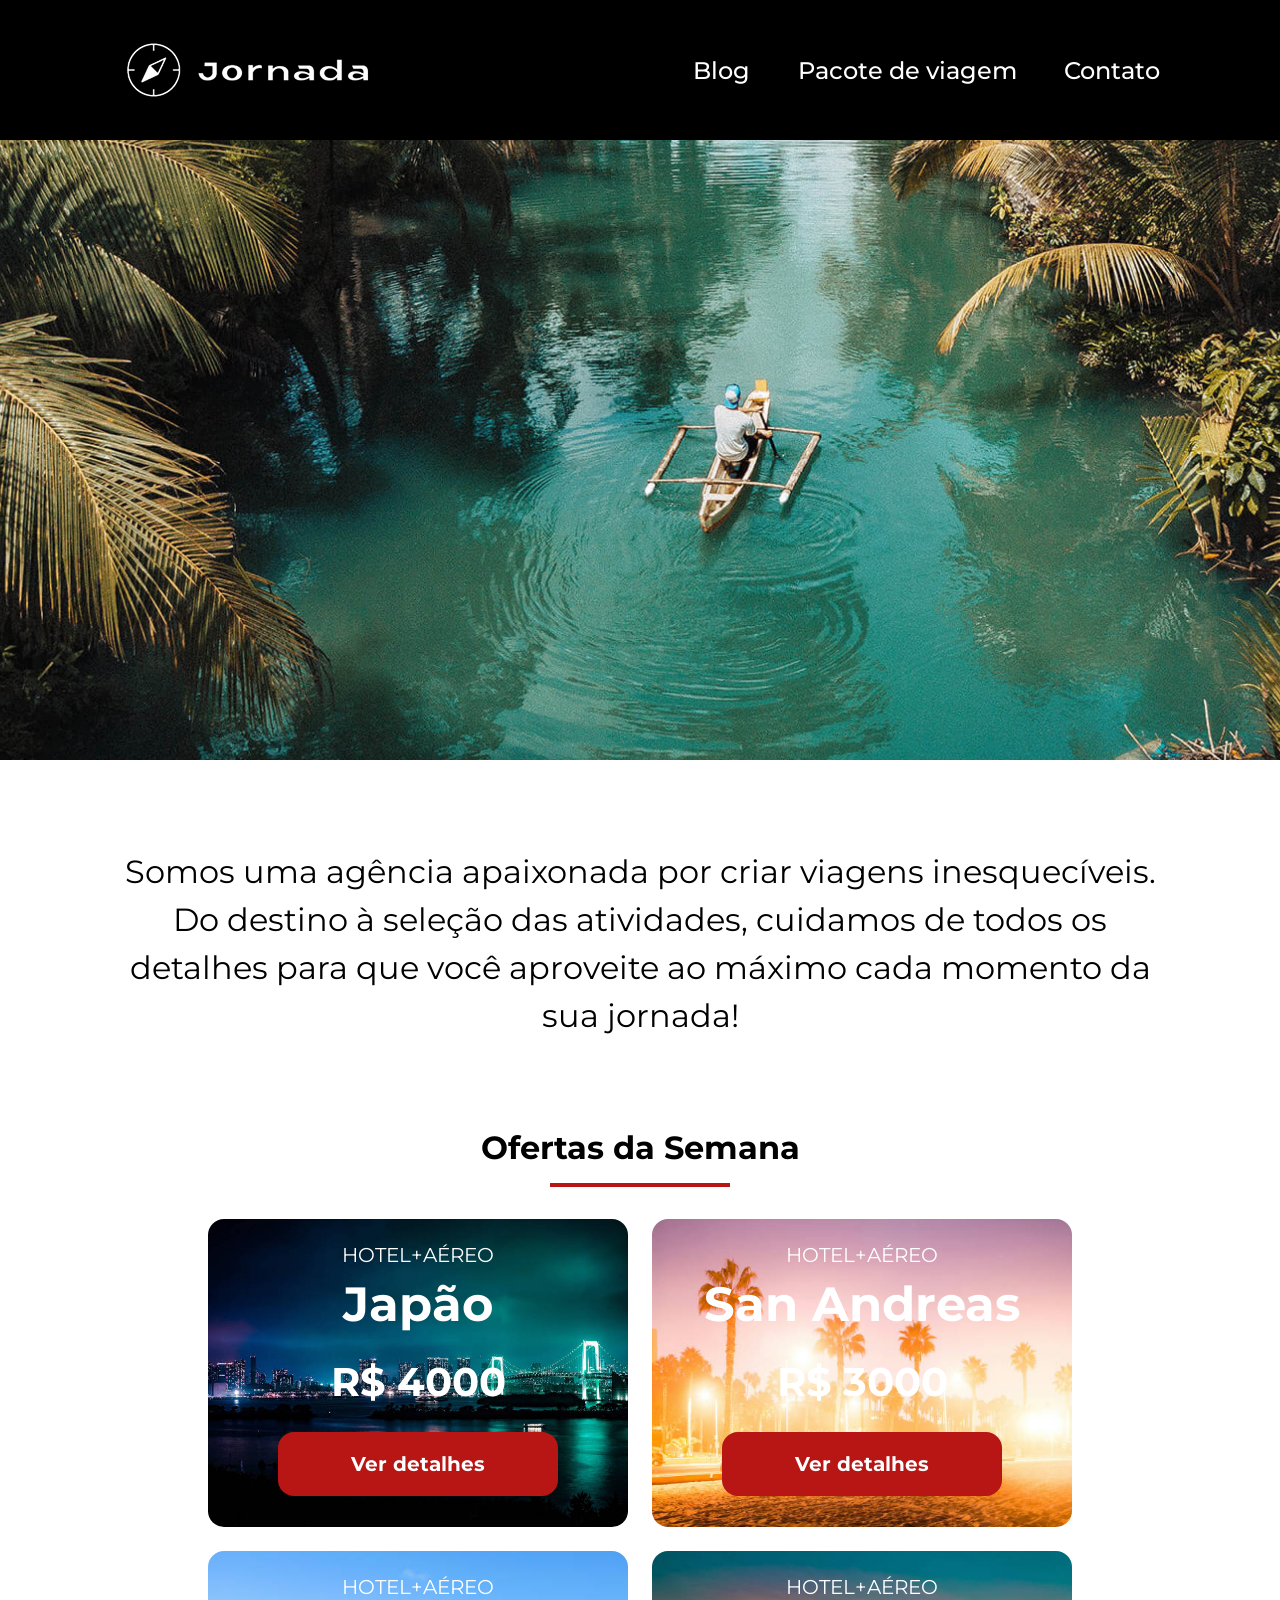
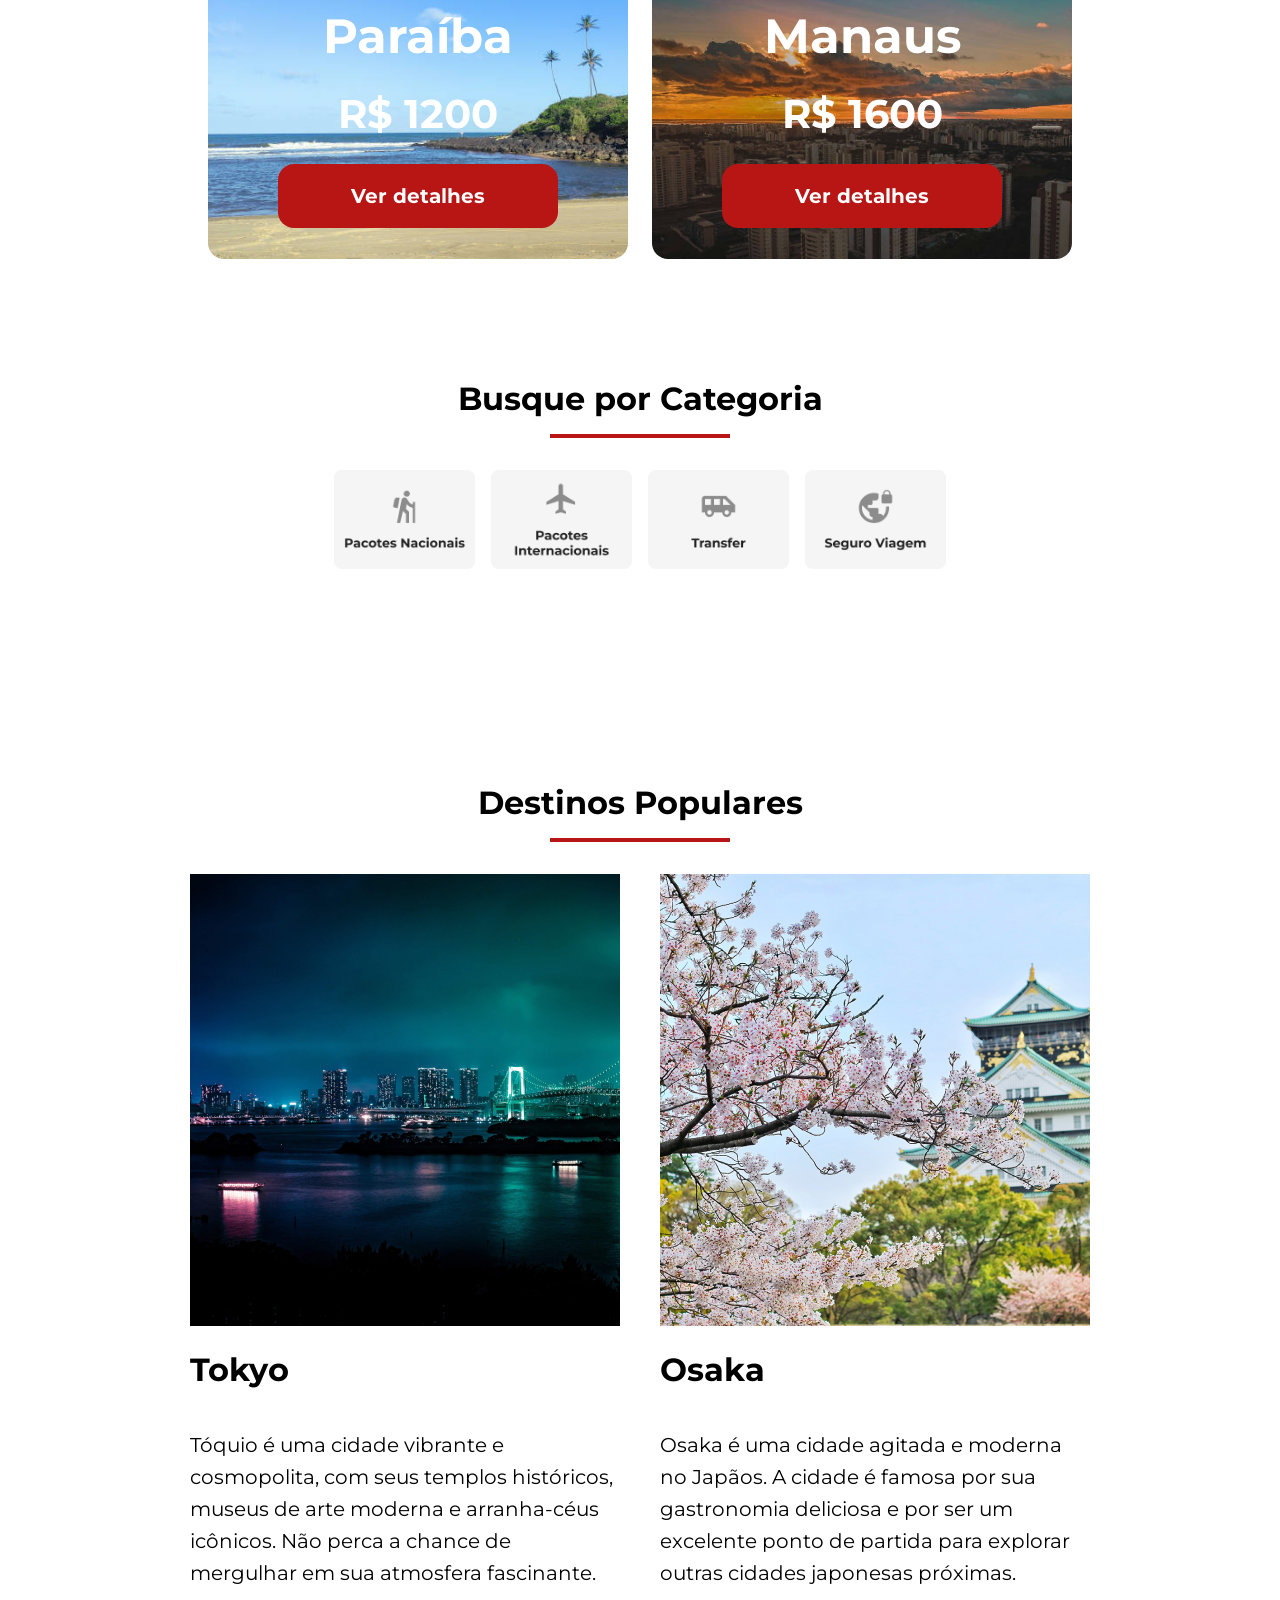
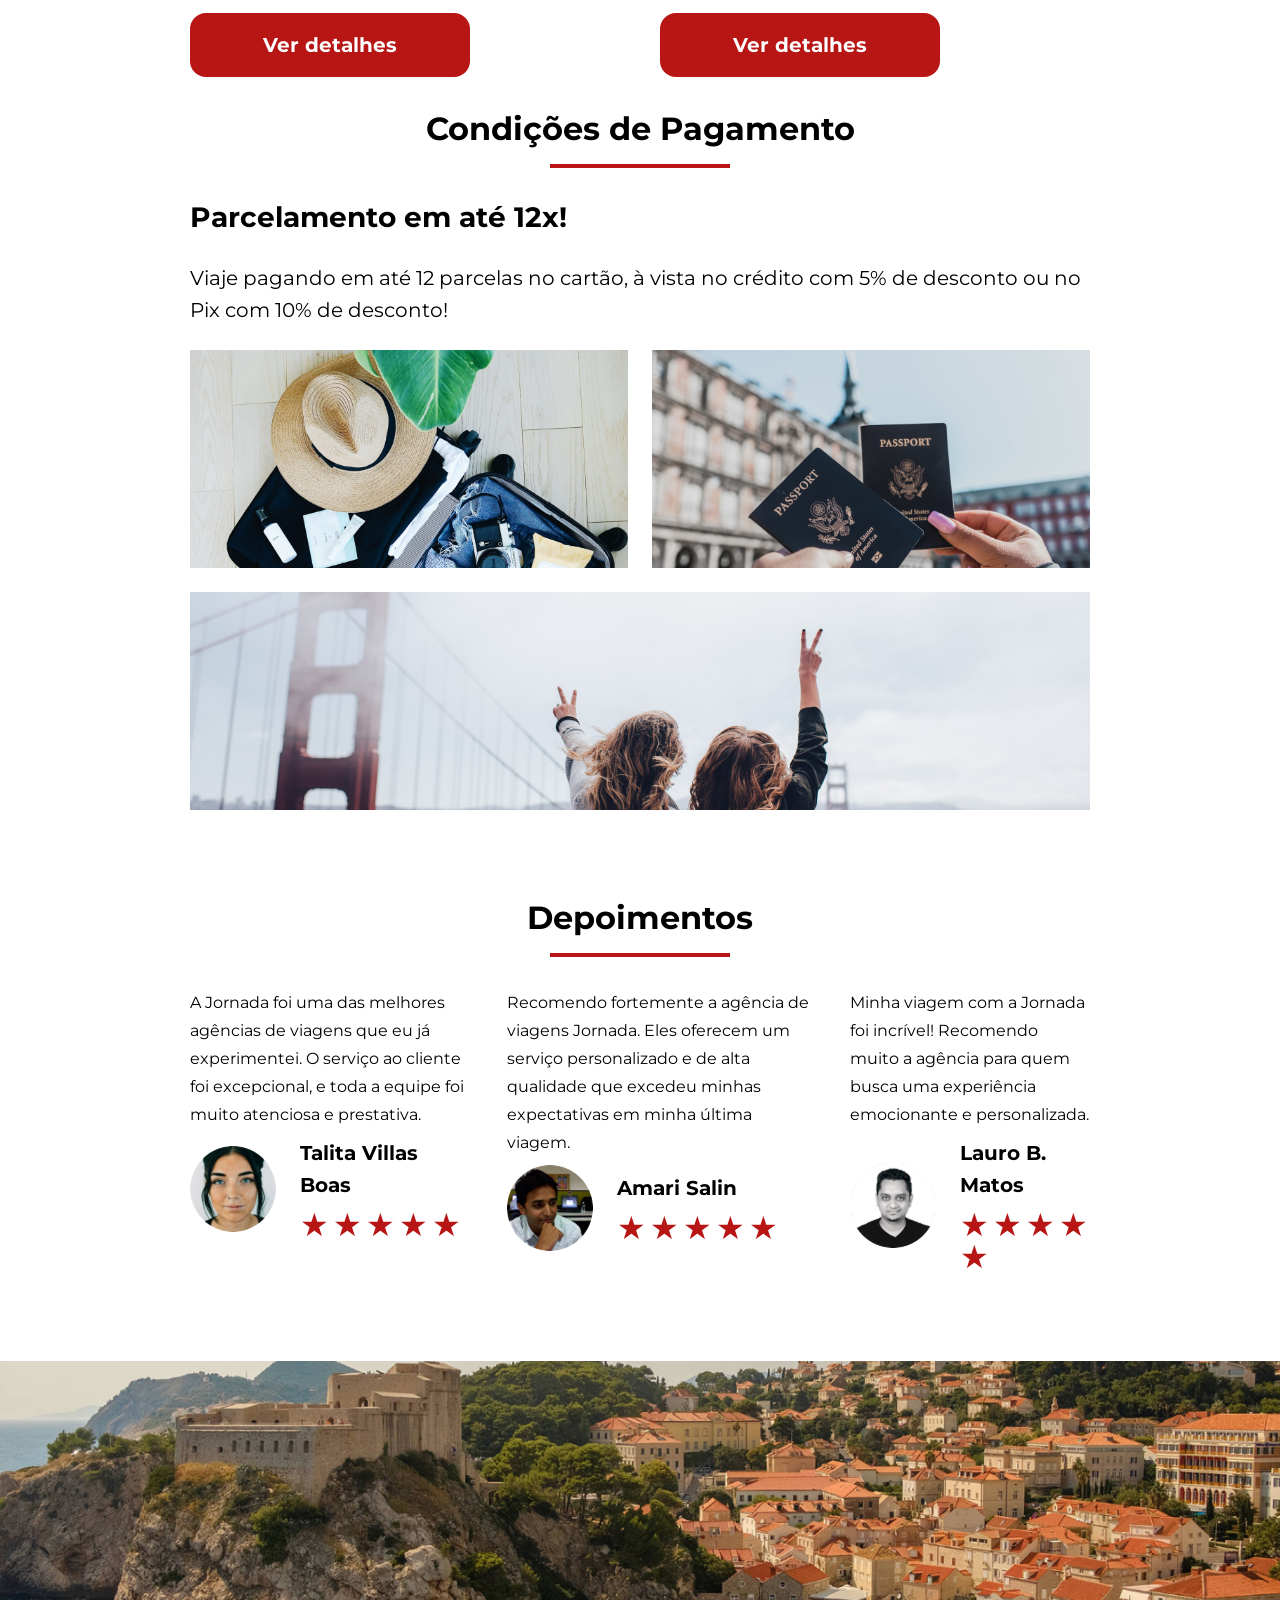
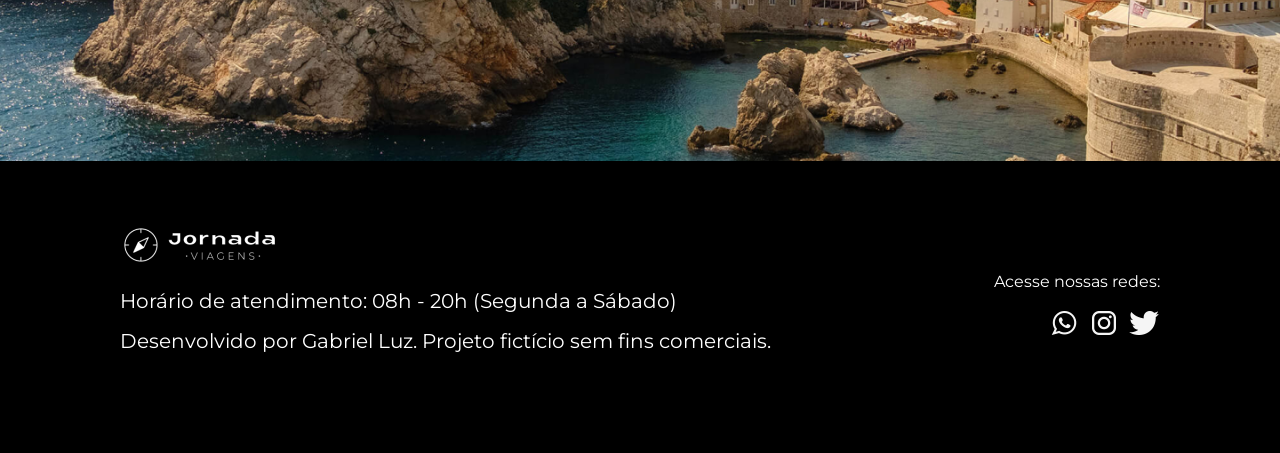
<file: index.html>
<!doctype html>
<html lang="pt-br">
  <head>
    <meta charset="UTF-8" />
    <meta name="viewport" content="width=device-width, initial-scale=1.0" />
    <meta name="description" content="Jornada Viagens, uma agência apaixonada por criar viagens inesquecíveis!" />

    <meta name="og:title" content="Jornada Viagens">
    <meta name="og:description" content="Jornada Viagens, uma agência apaixonada por criar viagens inesquecíveis!">
    <meta name="og:image" content="https://GabrielCagliariLuz.github.io/jornada-viagens/img/footer-logo">
    <meta name="og:type" content="website">
    <meta name="og:url" content="https://GabrielCagliariLuz.github.io/jornada-viagens">

    <link rel="icon" href="favico.svg">
    <link rel="stylesheet" href="./css/style.css" />
    <title>Jornada Viagens</title>
  </head>
  <body>
    <header class="main-header">
      <a class="logo" href="index.html" title="voltar para a página inicial"
        ><img
          class="img-mobile"
          src="img/bussola-jornada-branca.png"
          alt="Bussola do logo Jornada Viagens na cor branca" />
        <img
          class="img-desktop"
          src="img/bussola-texto-jornada-branca.png"
          alt="Bussola do logo Jornada Viagens na cor branca"
      /></a>
      <div class="navegation-menu">
        <label for="menu">
          <img src="img/menu.png" alt="menu" />
        </label>
        <input type="checkbox" id="menu" hidden />
        <nav>
          <ul class="list-links">
            <li>
              <a href="blog.html" target="_blank" title="Acessar Blog">Blog</a>
            </li>
            <li>
              <a
                href="pacotes-de-viagens.html"
                target="_blank"
                title="Acessar Pacotes de viagem"
                >Pacote de viagem</a
              >
            </li>
            <li>
              <a href="contato.html" target="_blank" title="Acessar Contato"
                >Contato</a
              >
            </li>
          </ul>
        </nav>
      </div>
    </header>
    <section class="hero">
      <div class="hero-img"></div>
      <h2>
        Somos uma agência apaixonada por criar viagens inesquecíveis. Do destino
        à seleção das atividades, cuidamos de todos os detalhes para que você
        aproveite ao máximo cada momento da sua jornada!
      </h2>
    </section>

    <section class="offers">
      <div class="section-title">
        <h2>Ofertas da Semana</h2>
        <hr />
      </div>
      <div class="offers-cards">
        <article class="card japao">
          <header>
            <p>HOTEL+AÉREO</p>
            <h3>
              Japão <br />
              <span>R$ 4000</span>
            </h3>
          </header>
          <footer>
            <a href="#" class="button">Ver detalhes</a>
          </footer>
        </article>

        <article class="card san-andreas">
          <header>
            <p>HOTEL+AÉREO</p>
            <h3>
              San Andreas <br />
              <span>R$ 3000</span>
            </h3>
          </header>
          <footer>
            <a href="#" class="button">Ver detalhes</a>
          </footer>
        </article>

        <article class="card paraiba">
          <header>
            <p>HOTEL+AÉREO</p>
            <h3>
              Paraíba <br />
              <span>R$ 1200</span>
            </h3>
          </header>
          <footer>
            <a href="#" class="button">Ver detalhes</a>
          </footer>
        </article>

        <article class="card manaus">
          <header>
            <p>HOTEL+AÉREO</p>
            <h3>
              Manaus <br />
              <span>R$ 1600</span>
            </h3>
          </header>
          <footer>
            <a href="#" class="button">Ver detalhes</a>
          </footer>
        </article>
      </div>
    </section>

    <section class="categories">
      <div class="section-title">
        <h2>Busque por Categoria</h2>
        <hr />
      </div>
      <ul>
        <li>
          <a href="#"
            ><img src="img/img-pacotes-nacionais.jpg" alt="Buscar por pacotes nacionais" />
          </a>
        </li>
        <li>
          <a href="#"
            ><img
              src="img/img-pacotes-internacionais.jpg"
              alt="Buscar por pacotes internacionais"
            />
          </a>
        </li>
        <li>
          <a href="#"
            ><img src="img/img-transfer.jpg" alt="Buscar por serviços transfer" />
          </a>
        </li>
        <li>
          <a href="#"
            ><img src="img/img-seguro-viagem.jpg" alt="Buscar por seguro viagem" />
          </a>
        </li>
      </ul>
    </section>

    <section class="destinations">
       <div class="section-title">
        <h2>Destinos Populares</h2>
        <hr/>
      </div>

      <div class="destinations-items">
        <article class="item">
          <header>
            <div class="img-item bg-tokyo">

            </div>
            <h3 class="content-title">Tokyo</h3>
          </header>
            <p class="content-text">Tóquio é uma cidade vibrante e cosmopolita, com seus templos históricos, museus de arte moderna e arranha-céus icônicos. Não perca a chance de mergulhar em sua atmosfera fascinante.</p>
            <footer>
              <a href="#" class="button">Ver detalhes</a>
            </footer>
        </article>

        <article class="item">
          <header>
            <div class="img-item bg-osaka">

            </div>
            <h3 class="content-title">Osaka</h3>
          </header>
            <p class="content-text">Osaka é uma cidade agitada e moderna no Japãos. A cidade é famosa por sua gastronomia deliciosa e por ser um excelente ponto de partida para explorar outras cidades japonesas próximas.</p>
            <footer>
              <a href="#" class="button">Ver detalhes</a>
            </footer>
        </article>
      </div>
    </section>

    <section class="payments">
      
      <div class="section-title">
        <h2>Condições de Pagamento</h2>
        <hr/>
      </div>
      <div class="content-container">
        <div class="text-content">
          <h3 class="content-title">Parcelamento em até 12x!</h3>
          <p class="content-text">Viaje pagando em até 12 parcelas no cartão, à vista no crédito com 5% de desconto ou no Pix com 10% de desconto! </p>
        </div>
        <div class="image-content">
          <div class="image first"></div>
          <div class="image second"></div>
          <div class="image thirdy"></div>
        </div>
      </div>
    </section>

    <section class="testimonial">
       <div class="section-title">
        <h2>Depoimentos</h2>
        <hr/>
      </div>

      <div class="testimonial-container">
        <article>
           <header >
            <p>A Jornada foi uma das melhores agências de viagens que eu já experimentei. O serviço ao cliente foi excepcional, e toda a equipe foi muito atenciosa e prestativa.</p>
          </header>
          <footer>
            <img src="img/avatar-talita.jpg" alt="imagem de perfil da cliente Talita Villas Boas">
            <div class="profile-content">
              <h3>Talita Villas Boas</h3>
              <div class="rating">
                <span class="star">★</span>
                <span class="star">★</span>
                <span class="star">★</span>
                <span class="star">★</span>
                <span class="star">★</span>
              </div>
            </div>
          </footer>
        </article>

        <article>
          <header>
            <p>Recomendo fortemente a agência de viagens Jornada. Eles oferecem um serviço personalizado e de alta qualidade que excedeu minhas expectativas em minha última viagem.</p>
          </header>
          <footer>
            <img src="img/avatar-salin.jpg" alt="imagem de perfil do cliente Amari Salin">
            <div class="profile-content">
              <h3>Amari Salin</h3>
              <div class="rating">
                <span class="star">★</span>
                <span class="star">★</span>
                <span class="star">★</span>
                <span class="star">★</span>
                <span class="star">★</span>
              </div>
            </div>
          </footer>  
        </article>

        <article>
          <header>
            <p>Minha viagem com a Jornada foi incrível! Recomendo muito a agência para quem busca uma experiência emocionante e personalizada.</p>
          </header>
          <footer>
            <img src="img/avatar-lauro.jpg" alt="imagem de perfil do cliente Lauro B. Matos">
            <div class="profile-content">
              <h3>Lauro B. Matos</h3>
              <div class="rating">
                <span class="star">★</span>
                <span class="star">★</span>
                <span class="star">★</span>
                <span class="star">★</span>
                <span class="star">★</span>
              </div>
            </div>
          </footer>
        </article>
      </div>
    </section>

    <section class="pre-footer">
      <div class="footer-img"></div>
    </section>

    <footer class="main-footer">
        <div class="footer-info">
          <div class="footer-logo">
            <img src="img/footer-logo.png" alt="logo jornada viagens customizado">
          </div>
          <div class="footer-text">
            <p>Horário de atendimento: 08h - 20h (Segunda a Sábado)</p>
            <p>Desenvolvido por Gabriel Luz. Projeto fictício sem fins comerciais.</p>
          </div>
        </div>

        <div class="footer-social">
          <p>Acesse nossas redes:</p>
          <div class="social-icons">
            <a href="#" target="_blank" title="Entre em contato atraves do Whatsapp">
              <img src="img/logo-whatsapp.png" alt="logo do whatsapp na cor branca">
            </a>
            <a href="#" target="_blank" title="Acesse o Instagram do Jornada Viagens">
              <img src="img/logo-instagram.png" alt="logo do instagram na cor branca">
            </a>
            <a href="#" target="_blank" title="Acesse o Twitter do Jornada Viagens">
              <img src="img/logo-twitter.png" alt="logo do twiter na cor branca">
            </a>
          </div>
        </div>
    </footer>
  </body>
</html>
</file>
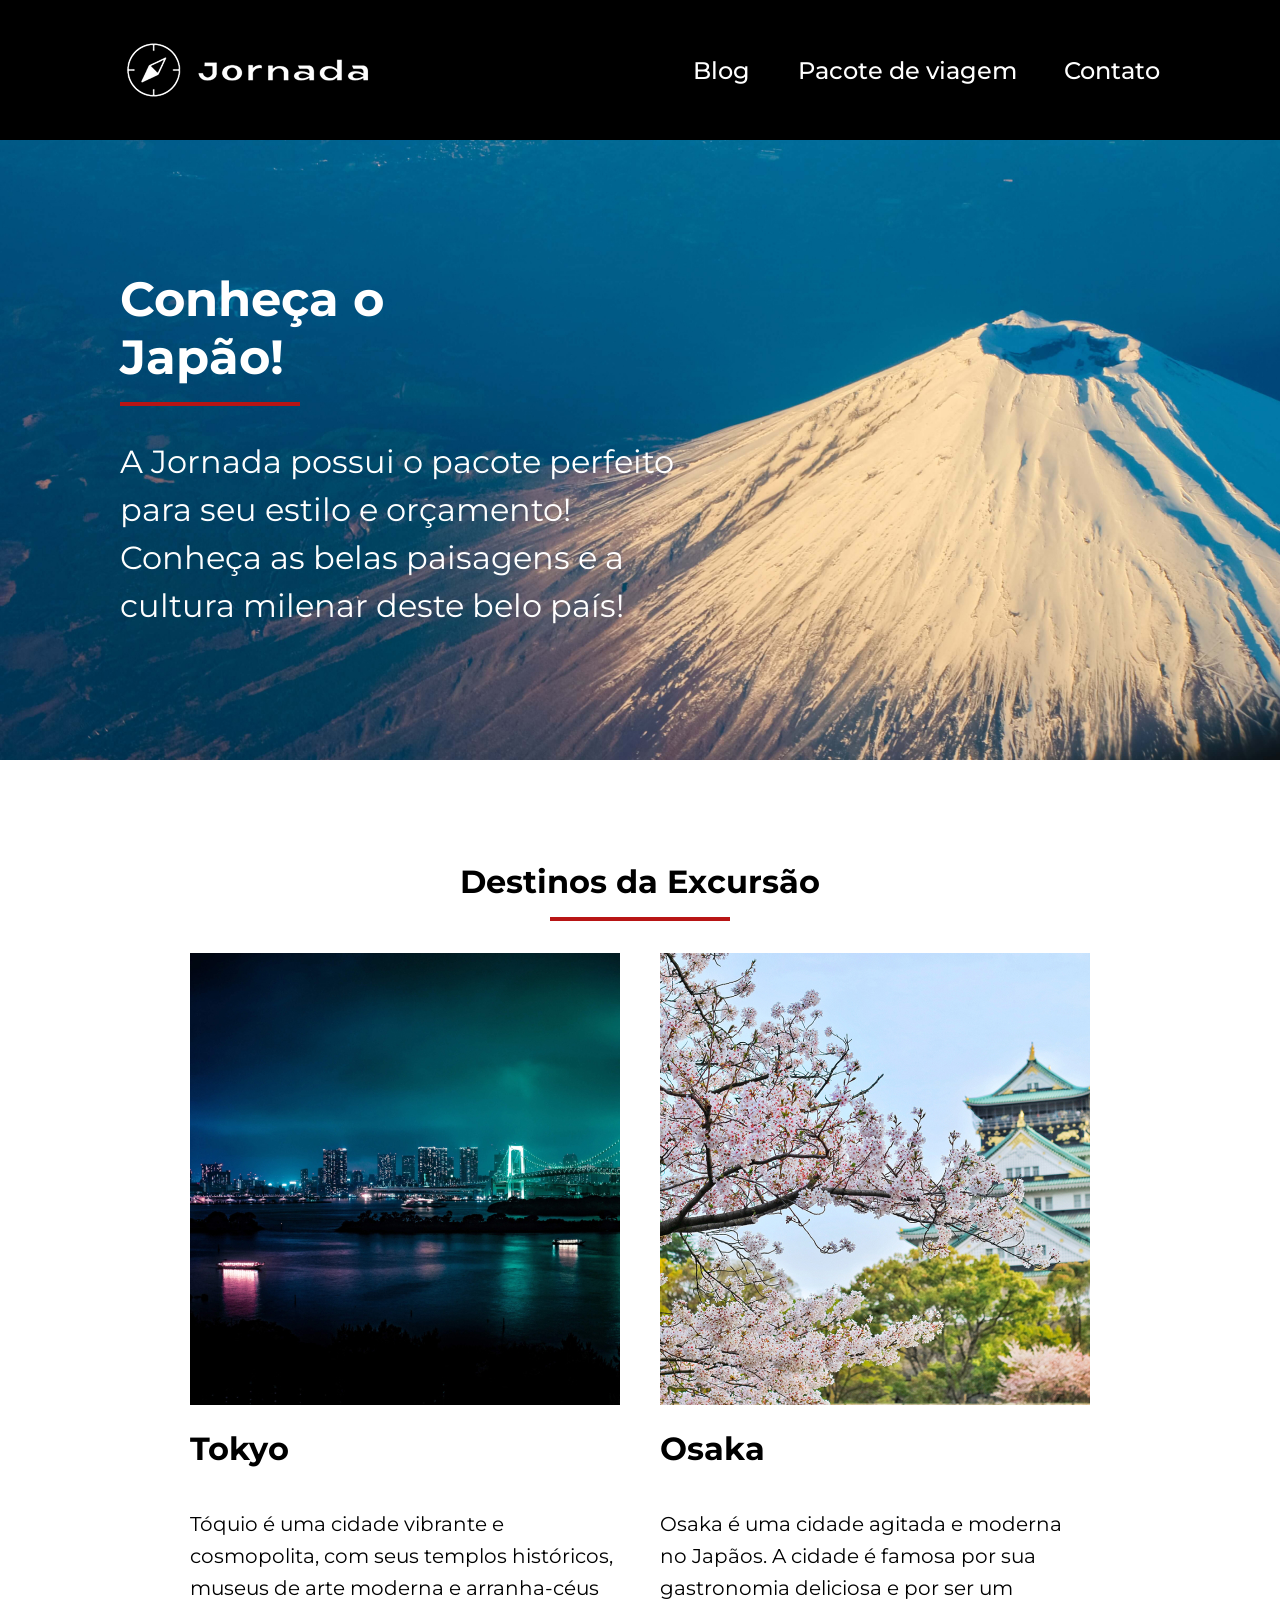
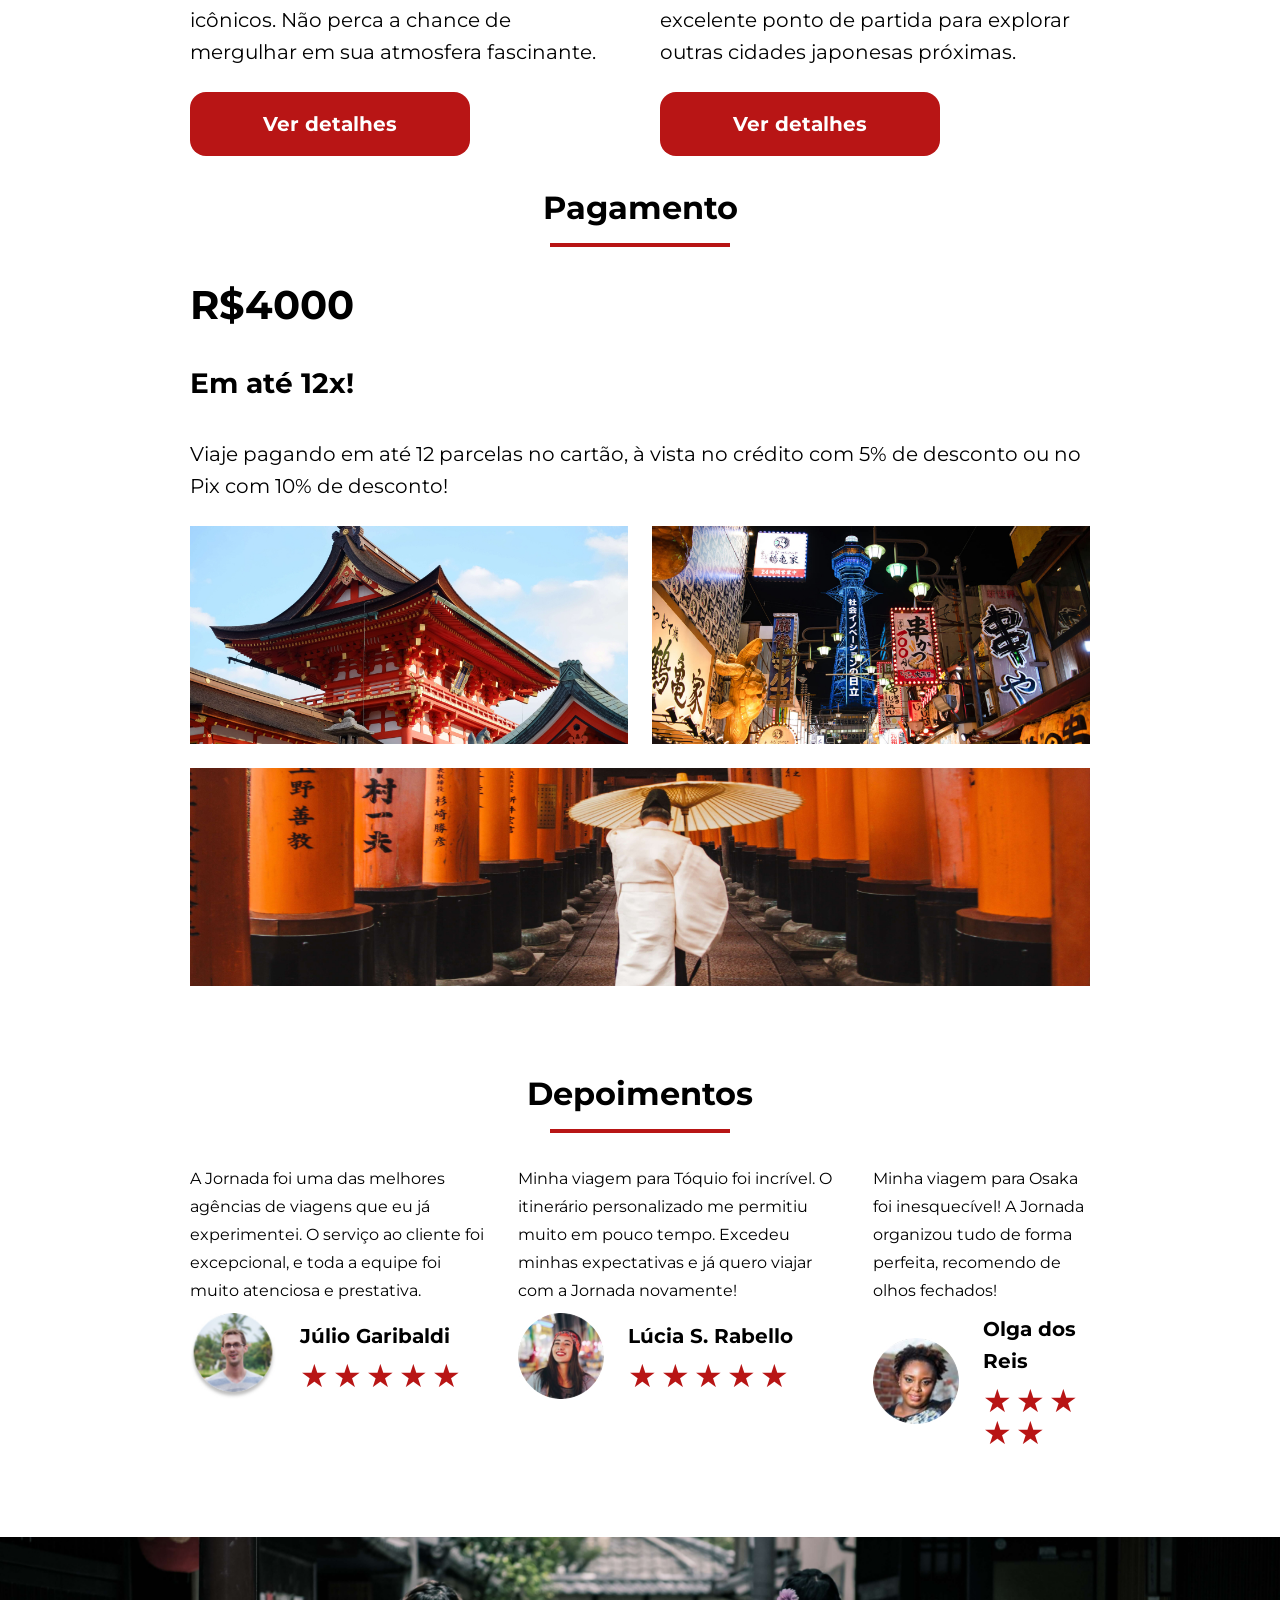
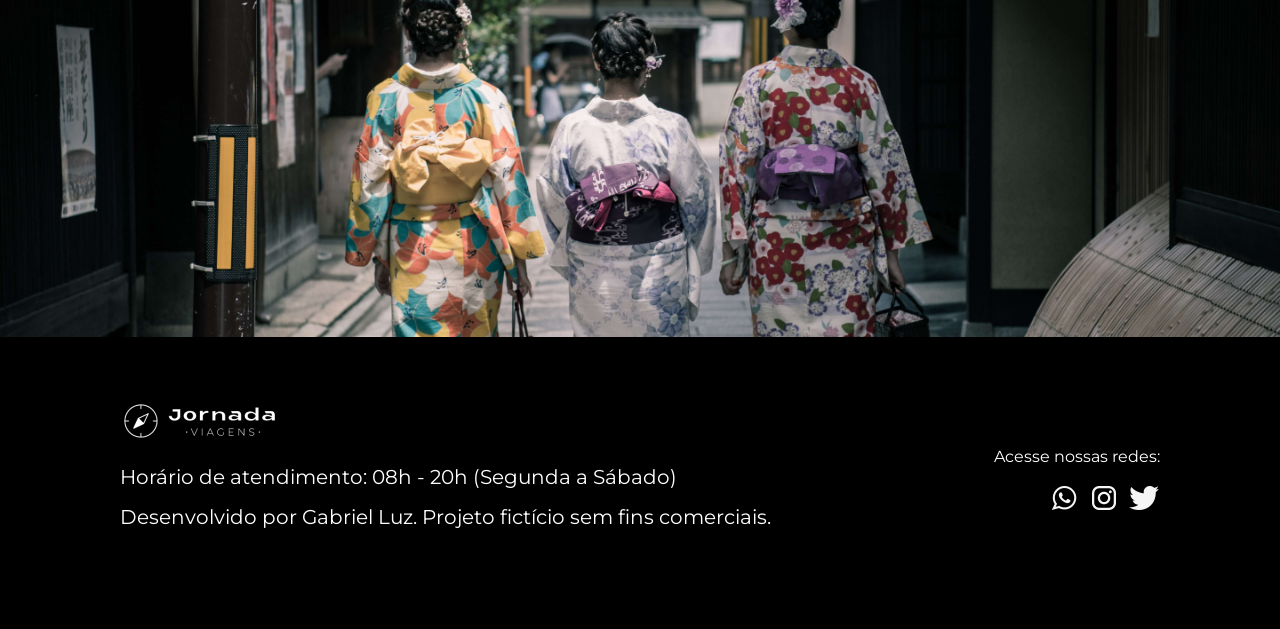
<file: japao.html>
<!DOCTYPE html>
<html lang="pt-br">
<head>
    <meta charset="UTF-8">
    <meta name="viewport" content="width=device-width, initial-scale=1.0">
    <link rel="stylesheet" href="./css/style.css">
    <title>Jornada Viagens</title>
</head>
<body>
    <header class="main-header header-japao">
      <a class="logo" href="index.html" title="voltar para a página inicial"
        ><img
          class="img-mobile"
          src="img/bussola-jornada-branca.png"
          alt="Bussola do logo Jornada Viagens na cor branca" />
        <img
          class="img-desktop"
          src="img/bussola-texto-jornada-branca.png"
          alt="Bussola do logo Jornada Viagens na cor branca"
      /></a>
      <div class="navegation-menu">
        <label for="menu">
          <img src="img/menu.png" alt="menu" />
        </label>
        <input type="checkbox" id="menu" hidden />
        <nav>
          <ul class="list-links">
            <li>
              <a href="blog.html" target="_blank" title="Acessar Blog">Blog</a>
            </li>
            <li>
              <a
                href="pacotes.html"
                target="_blank"
                title="Acessar Pacotes de viagem"
                >Pacote de viagem</a
              >
            </li>
            <li>
              <a href="contato.html" target="_blank" title="Acessar Contato"
                >Contato</a
              >
            </li>
          </ul>
        </nav>
      </div>
    </header>

    <section class="hero-japao">
        <div class="container hero-conteudo">
            <h1>Conheça o Japão!</h1>
            <hr/>
            <p>A Jornada possui o pacote perfeito para seu estilo e orçamento!</p>
            <p>Conheça as belas paisagens e a cultura milenar deste belo país!</p>
        </div>
    </section>

    <section class="destinations">
      <div class="section-title">
        <h2>Destinos da Excursão</h2>
        <hr/>
      </div>

      <div class="destinations-items">
        <article class="item">
          <header>
            <div class="img-item bg-tokyo">

            </div>
            <h3 class="content-title">Tokyo</h3>
          </header>
            <p class="content-text">Tóquio é uma cidade vibrante e cosmopolita, com seus templos históricos, museus de arte moderna e arranha-céus icônicos. Não perca a chance de mergulhar em sua atmosfera fascinante.</p>
            <footer>
              <a href="#" class="button">Ver detalhes</a>
            </footer>
        </article>

        <article class="item">
          <header>
            <div class="img-item bg-osaka">

            </div>
            <h3 class="content-title">Osaka</h3>
          </header>
            <p class="content-text">Osaka é uma cidade agitada e moderna no Japãos. A cidade é famosa por sua gastronomia deliciosa e por ser um excelente ponto de partida para explorar outras cidades japonesas próximas.</p>
            <footer>
              <a href="#" class="button">Ver detalhes</a>
            </footer>
        </article>
      </div>
    </section>

    <section class="payments">
      
      <div class="section-title">
        <h2>Pagamento</h2>
        <hr/>
      </div>
      <div class="content-container">
        <div class="text-content">
          <h2>R$4000</h2>
          <h4>Em até 12x!</h4>
          <p class="content-text">Viaje pagando em até 12 parcelas no cartão, à vista no crédito com 5% de desconto ou no Pix com 10% de desconto! </p>
          <a href="#" class="button btn-pagamento-mobile">Ver detalhes</a>
        </div>

        <div class="image-content">
          <div class="image first img-japao"></div>
          <div class="image second img-japao"></div>
          <div class="image thirdy img-japao"></div>
        </div>
      </div>
    </section>

    <section class="testimonial">
       <div class="section-title">
        <h2>Depoimentos</h2>
        <hr/>
      </div>

      <div class="testimonial-container">
        <article>
           <header >
            <p>A Jornada foi uma das melhores agências de viagens que eu já experimentei. O serviço ao cliente foi excepcional, e toda a equipe foi muito atenciosa e prestativa.</p>
          </header>
          <footer>
            <img src="img/japao/perfil-julio.jpg" alt="imagem de perfil do cliente Julio Garibaldi">
            <div class="profile-content">
              <h3>Júlio Garibaldi</h3>
              <div class="rating">
                <span class="star">★</span>
                <span class="star">★</span>
                <span class="star">★</span>
                <span class="star">★</span>
                <span class="star">★</span>
              </div>
            </div>
          </footer>
        </article>

        <article>
          <header>
            <p>Minha viagem para Tóquio foi incrível. O itinerário personalizado me permitiu muito em pouco tempo. Excedeu minhas expectativas e já quero viajar com a Jornada novamente!</p>
          </header>
          <footer>
            <img src="img/japao/perfil-lucia.jpg" alt="imagem de perfil da cliente Lúcia S. Rabello">
            <div class="profile-content">
              <h3>Lúcia S. Rabello</h3>
              <div class="rating">
                <span class="star">★</span>
                <span class="star">★</span>
                <span class="star">★</span>
                <span class="star">★</span>
                <span class="star">★</span>
              </div>
            </div>
          </footer>  
        </article>

        <article>
          <header>
            <p>Minha viagem para Osaka foi inesquecível! A Jornada organizou tudo de forma perfeita, recomendo de olhos fechados!</p>
          </header>
          <footer>
            <img src="img/japao/perfil-olga.jpg" alt="imagem de perfil da cliente Olga dos Reis">
            <div class="profile-content">
              <h3>Olga dos Reis</h3>
              <div class="rating">
                <span class="star">★</span>
                <span class="star">★</span>
                <span class="star">★</span>
                <span class="star">★</span>
                <span class="star">★</span>
              </div>
            </div>
          </footer>
        </article>
      </div>
    </section>

    <section class="pre-footer">
      <div class="footer-img-japao"></div>
    </section>

        <footer class="main-footer">
        <div class="footer-info">
          <div class="footer-logo">
            <img src="img/footer-logo.png" alt="logo jornada viagens customizado">
          </div>
          <div class="footer-text">
            <p>Horário de atendimento: 08h - 20h (Segunda a Sábado)</p>
            <p>Desenvolvido por Gabriel Luz. Projeto fictício sem fins comerciais.</p>
          </div>
        </div>

        <div class="footer-social">
          <p>Acesse nossas redes:</p>
          <div class="social-icons">
            <a href="#" target="_blank" title="Entre em contato atraves do Whatsapp">
              <img src="img/logo-whatsapp.png" alt="logo do whatsapp na cor branca">
            </a>
            <a href="#" target="_blank" title="Acesse o Instagram do Jornada Viagens">
              <img src="img/logo-instagram.png" alt="logo do instagram na cor branca">
            </a>
            <a href="#" target="_blank" title="Acesse o Twitter do Jornada Viagens">
              <img src="img/logo-twitter.png" alt="logo do twiter na cor branca">
            </a>
          </div>
        </div>
    </footer>
</body>
</html>
</file>
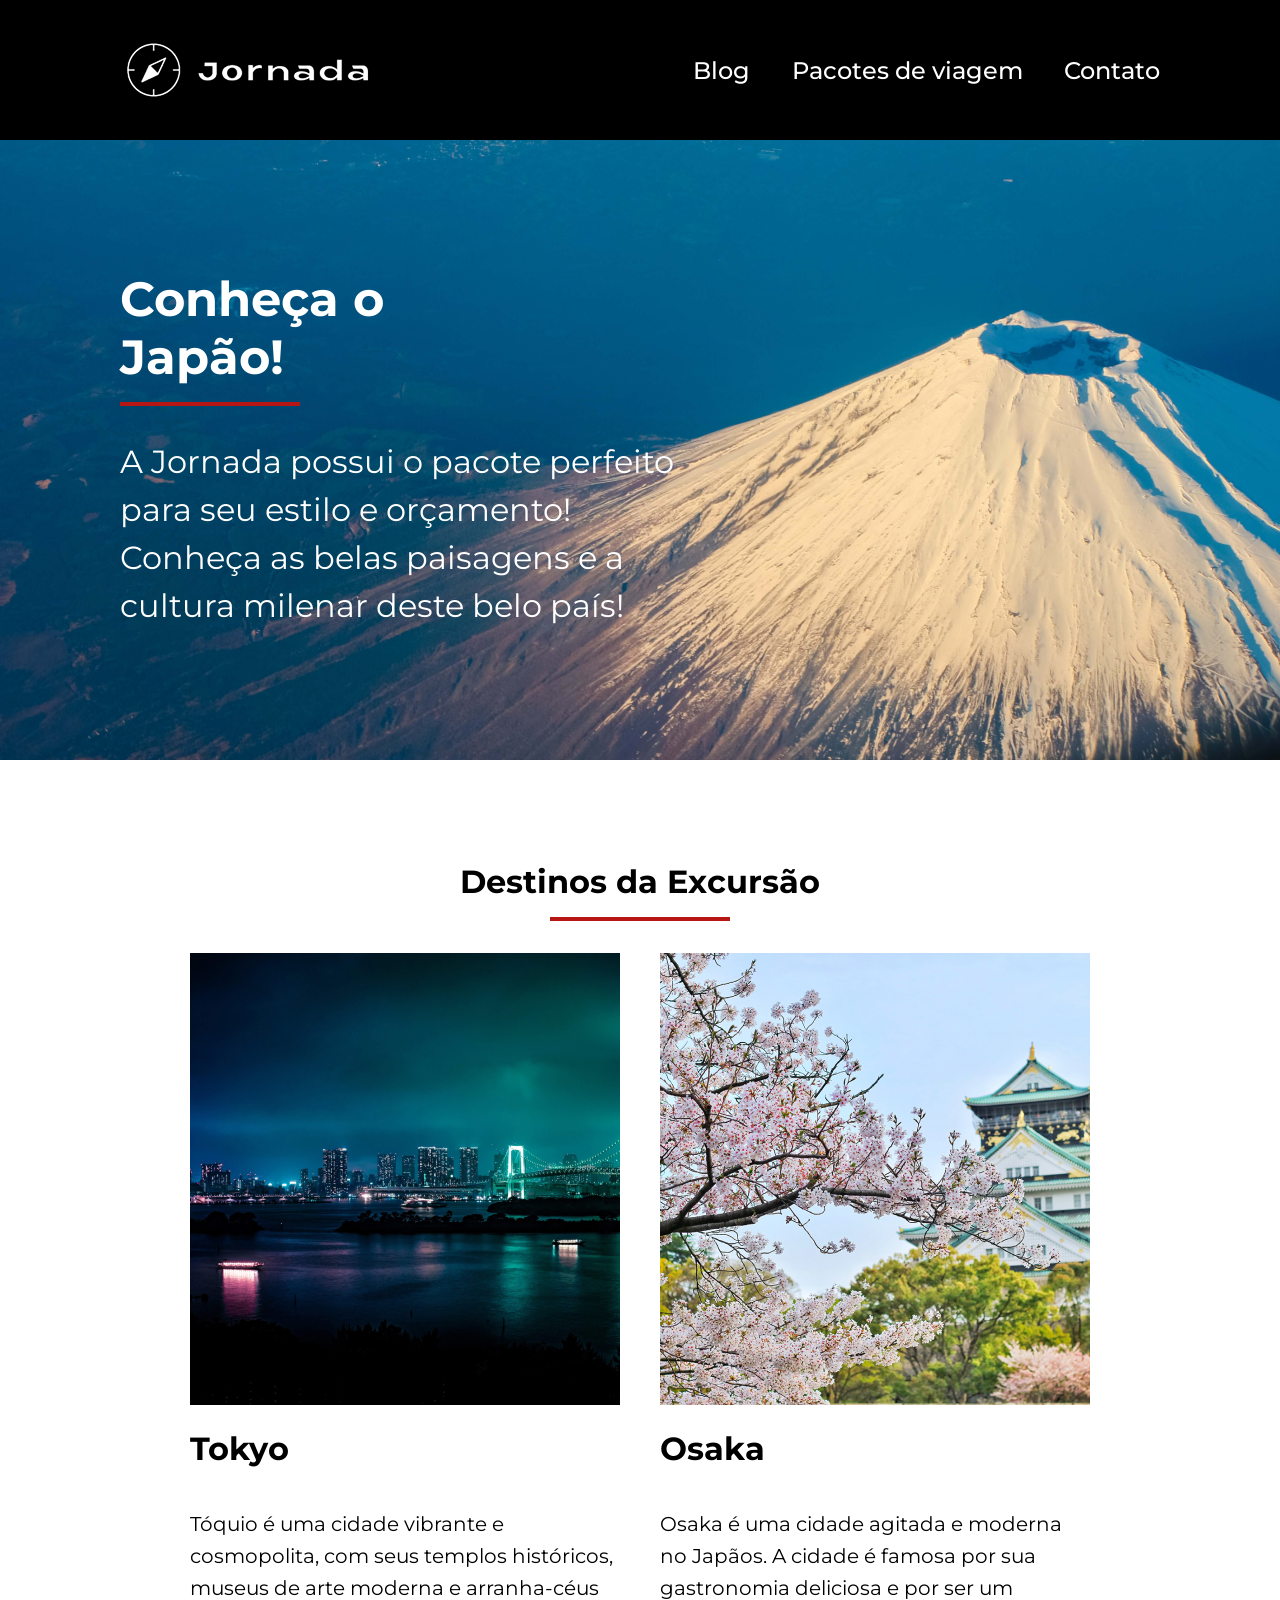
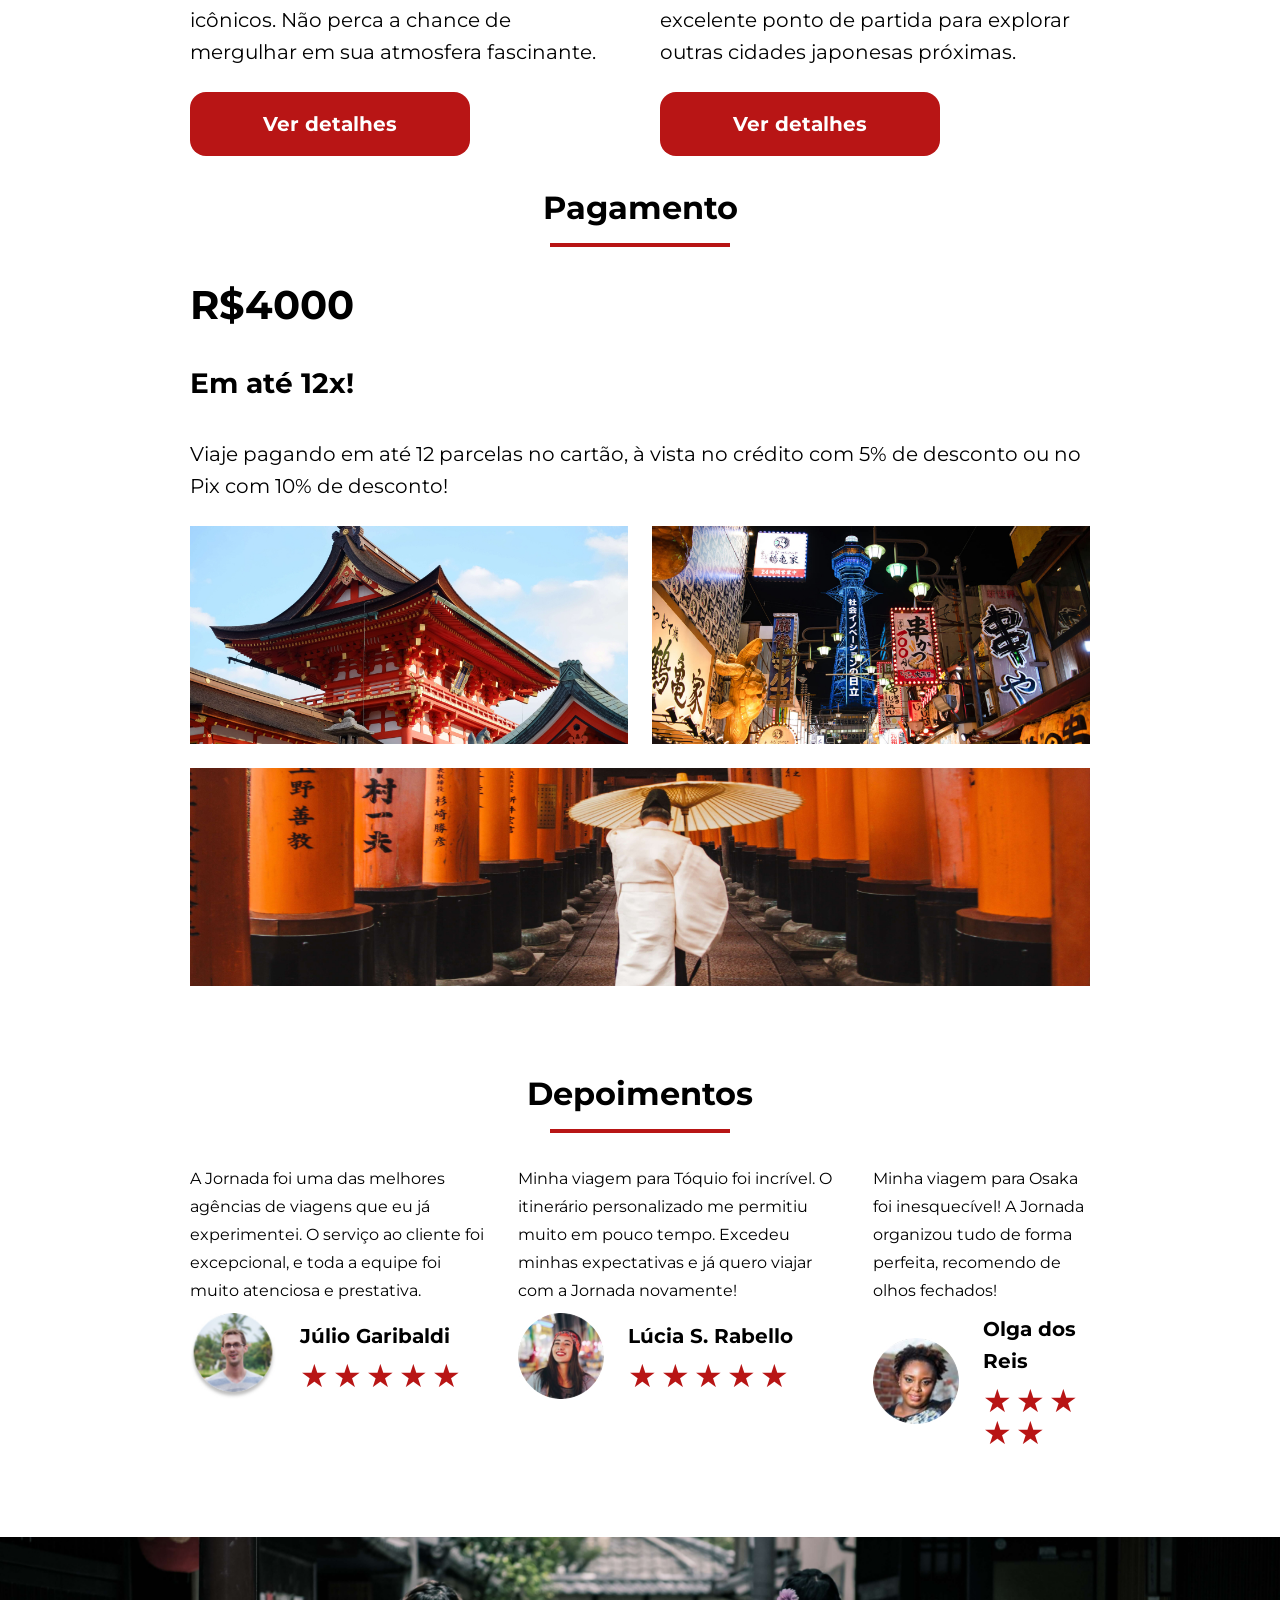
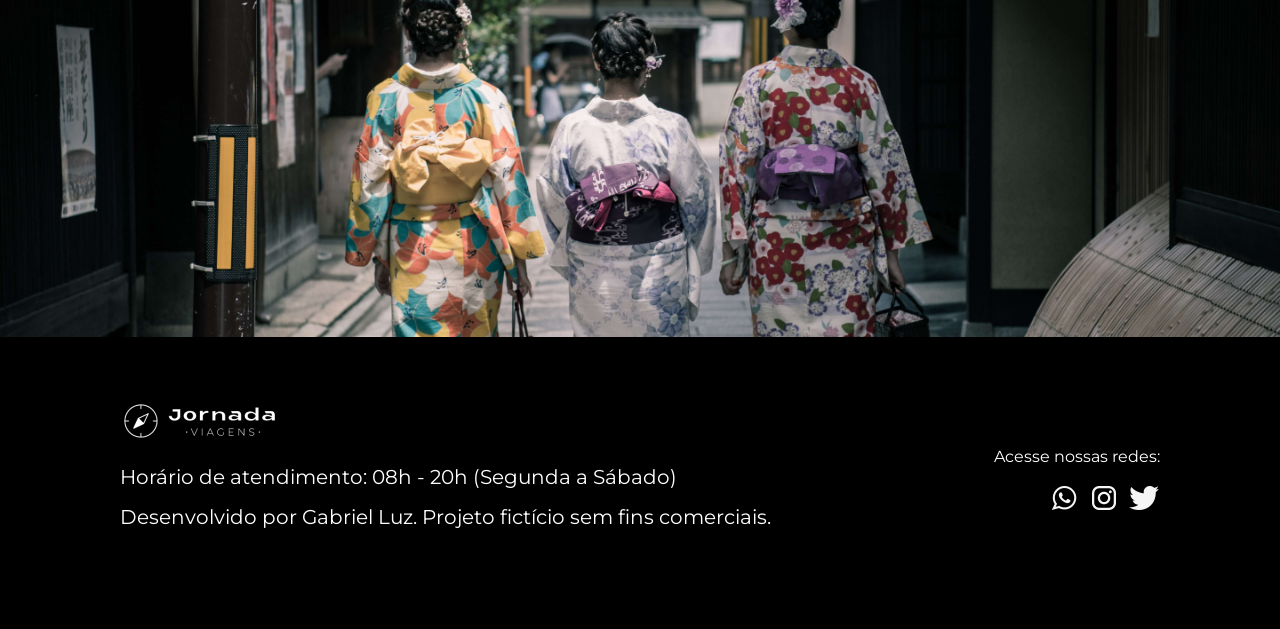
<file: pacotes-de-viagens.html>
<!DOCTYPE html>
<html lang="pt-br">
<head>
    <meta charset="UTF-8">
    <meta name="viewport" content="width=device-width, initial-scale=1.0">
    <link rel="stylesheet" href="./css/style.css">
    <title>Jornada Viagens</title>
</head>
<body>
    <header class="main-header header-japao">
      <a class="logo" href="index.html" title="voltar para a página inicial"
        ><img
          class="img-mobile"
          src="img/bussola-jornada-branca.png"
          alt="Bussola do logo Jornada Viagens na cor branca" />
        <img
          class="img-desktop"
          src="img/bussola-texto-jornada-branca.png"
          alt="Bussola do logo Jornada Viagens na cor branca"
      /></a>
      <div class="navegation-menu">
        <label for="menu">
          <img src="img/menu.png" alt="menu" />
        </label>
        <input type="checkbox" id="menu" hidden />
        <nav>
          <ul class="list-links">
            <li>
              <a href="blog.html" target="_blank" title="Acessar Blog">Blog</a>
            </li>
            <li>
              <a
                href="pacotes-de-viagens.html"
                target="_blank"
                title="Acessar Pacotes de viagem"
                >Pacotes de viagem</a
              >
            </li>
            <li>
              <a href="contato.html" target="_blank" title="Acessar Contato"
                >Contato</a
              >
            </li>
          </ul>
        </nav>
      </div>
    </header>

    <section class="hero-japao">
        <div class="container hero-conteudo">
            <h1>Conheça o Japão!</h1>
            <hr/>
            <p>A Jornada possui o pacote perfeito para seu estilo e orçamento!</p>
            <p>Conheça as belas paisagens e a cultura milenar deste belo país!</p>
        </div>
    </section>

    <section class="destinations">
      <div class="section-title">
        <h2>Destinos da Excursão</h2>
        <hr/>
      </div>

      <div class="destinations-items">
        <article class="item">
          <header>
            <div class="img-item bg-tokyo">

            </div>
            <h3 class="content-title">Tokyo</h3>
          </header>
            <p class="content-text">Tóquio é uma cidade vibrante e cosmopolita, com seus templos históricos, museus de arte moderna e arranha-céus icônicos. Não perca a chance de mergulhar em sua atmosfera fascinante.</p>
            <footer>
              <a href="#" class="button">Ver detalhes</a>
            </footer>
        </article>

        <article class="item">
          <header>
            <div class="img-item bg-osaka">

            </div>
            <h3 class="content-title">Osaka</h3>
          </header>
            <p class="content-text">Osaka é uma cidade agitada e moderna no Japãos. A cidade é famosa por sua gastronomia deliciosa e por ser um excelente ponto de partida para explorar outras cidades japonesas próximas.</p>
            <footer>
              <a href="#" class="button">Ver detalhes</a>
            </footer>
        </article>
      </div>
    </section>

    <section class="payments">
      
      <div class="section-title">
        <h2>Pagamento</h2>
        <hr/>
      </div>
      <div class="content-container">
        <div class="text-content">
          <h2>R$4000</h2>
          <h4>Em até 12x!</h4>
          <p class="content-text">Viaje pagando em até 12 parcelas no cartão, à vista no crédito com 5% de desconto ou no Pix com 10% de desconto! </p>
          <a href="#" class="button btn-pagamento-mobile">Ver detalhes</a>
        </div>

        <div class="image-content">
          <div class="image first img-japao"></div>
          <div class="image second img-japao"></div>
          <div class="image thirdy img-japao"></div>
        </div>
      </div>
    </section>

    <section class="testimonial">
       <div class="section-title">
        <h2>Depoimentos</h2>
        <hr/>
      </div>

      <div class="testimonial-container">
        <article>
           <header >
            <p>A Jornada foi uma das melhores agências de viagens que eu já experimentei. O serviço ao cliente foi excepcional, e toda a equipe foi muito atenciosa e prestativa.</p>
          </header>
          <footer>
            <img src="img/japao/perfil-julio.jpg" alt="imagem de perfil do cliente Julio Garibaldi">
            <div class="profile-content">
              <h3>Júlio Garibaldi</h3>
              <div class="rating">
                <span class="star">★</span>
                <span class="star">★</span>
                <span class="star">★</span>
                <span class="star">★</span>
                <span class="star">★</span>
              </div>
            </div>
          </footer>
        </article>

        <article>
          <header>
            <p>Minha viagem para Tóquio foi incrível. O itinerário personalizado me permitiu muito em pouco tempo. Excedeu minhas expectativas e já quero viajar com a Jornada novamente!</p>
          </header>
          <footer>
            <img src="img/japao/perfil-lucia.jpg" alt="imagem de perfil da cliente Lúcia S. Rabello">
            <div class="profile-content">
              <h3>Lúcia S. Rabello</h3>
              <div class="rating">
                <span class="star">★</span>
                <span class="star">★</span>
                <span class="star">★</span>
                <span class="star">★</span>
                <span class="star">★</span>
              </div>
            </div>
          </footer>  
        </article>

        <article>
          <header>
            <p>Minha viagem para Osaka foi inesquecível! A Jornada organizou tudo de forma perfeita, recomendo de olhos fechados!</p>
          </header>
          <footer>
            <img src="img/japao/perfil-olga.jpg" alt="imagem de perfil da cliente Olga dos Reis">
            <div class="profile-content">
              <h3>Olga dos Reis</h3>
              <div class="rating">
                <span class="star">★</span>
                <span class="star">★</span>
                <span class="star">★</span>
                <span class="star">★</span>
                <span class="star">★</span>
              </div>
            </div>
          </footer>
        </article>
      </div>
    </section>

    <section class="pre-footer">
      <div class="footer-img-japao"></div>
    </section>

        <footer class="main-footer">
        <div class="footer-info">
          <div class="footer-logo">
            <img src="img/footer-logo.png" alt="logo jornada viagens customizado">
          </div>
          <div class="footer-text">
            <p>Horário de atendimento: 08h - 20h (Segunda a Sábado)</p>
            <p>Desenvolvido por Gabriel Luz. Projeto fictício sem fins comerciais.</p>
          </div>
        </div>

        <div class="footer-social">
          <p>Acesse nossas redes:</p>
          <div class="social-icons">
            <a href="#" target="_blank" title="Entre em contato atraves do Whatsapp">
              <img src="img/logo-whatsapp.png" alt="logo do whatsapp na cor branca">
            </a>
            <a href="#" target="_blank" title="Acesse o Instagram do Jornada Viagens">
              <img src="img/logo-instagram.png" alt="logo do instagram na cor branca">
            </a>
            <a href="#" target="_blank" title="Acesse o Twitter do Jornada Viagens">
              <img src="img/logo-twitter.png" alt="logo do twiter na cor branca">
            </a>
          </div>
        </div>
    </footer>
</body>
</html>
</file>
<file: css/style.css>
@import url(global.css);
@import url(header.css);
@import url(hero.css);
@import url(offers.css);
@import url(categorias.css);
@import url(destinations.css);
@import url(payments.css);
@import url(testimonials.css);
@import url(footer.css);
</file>
